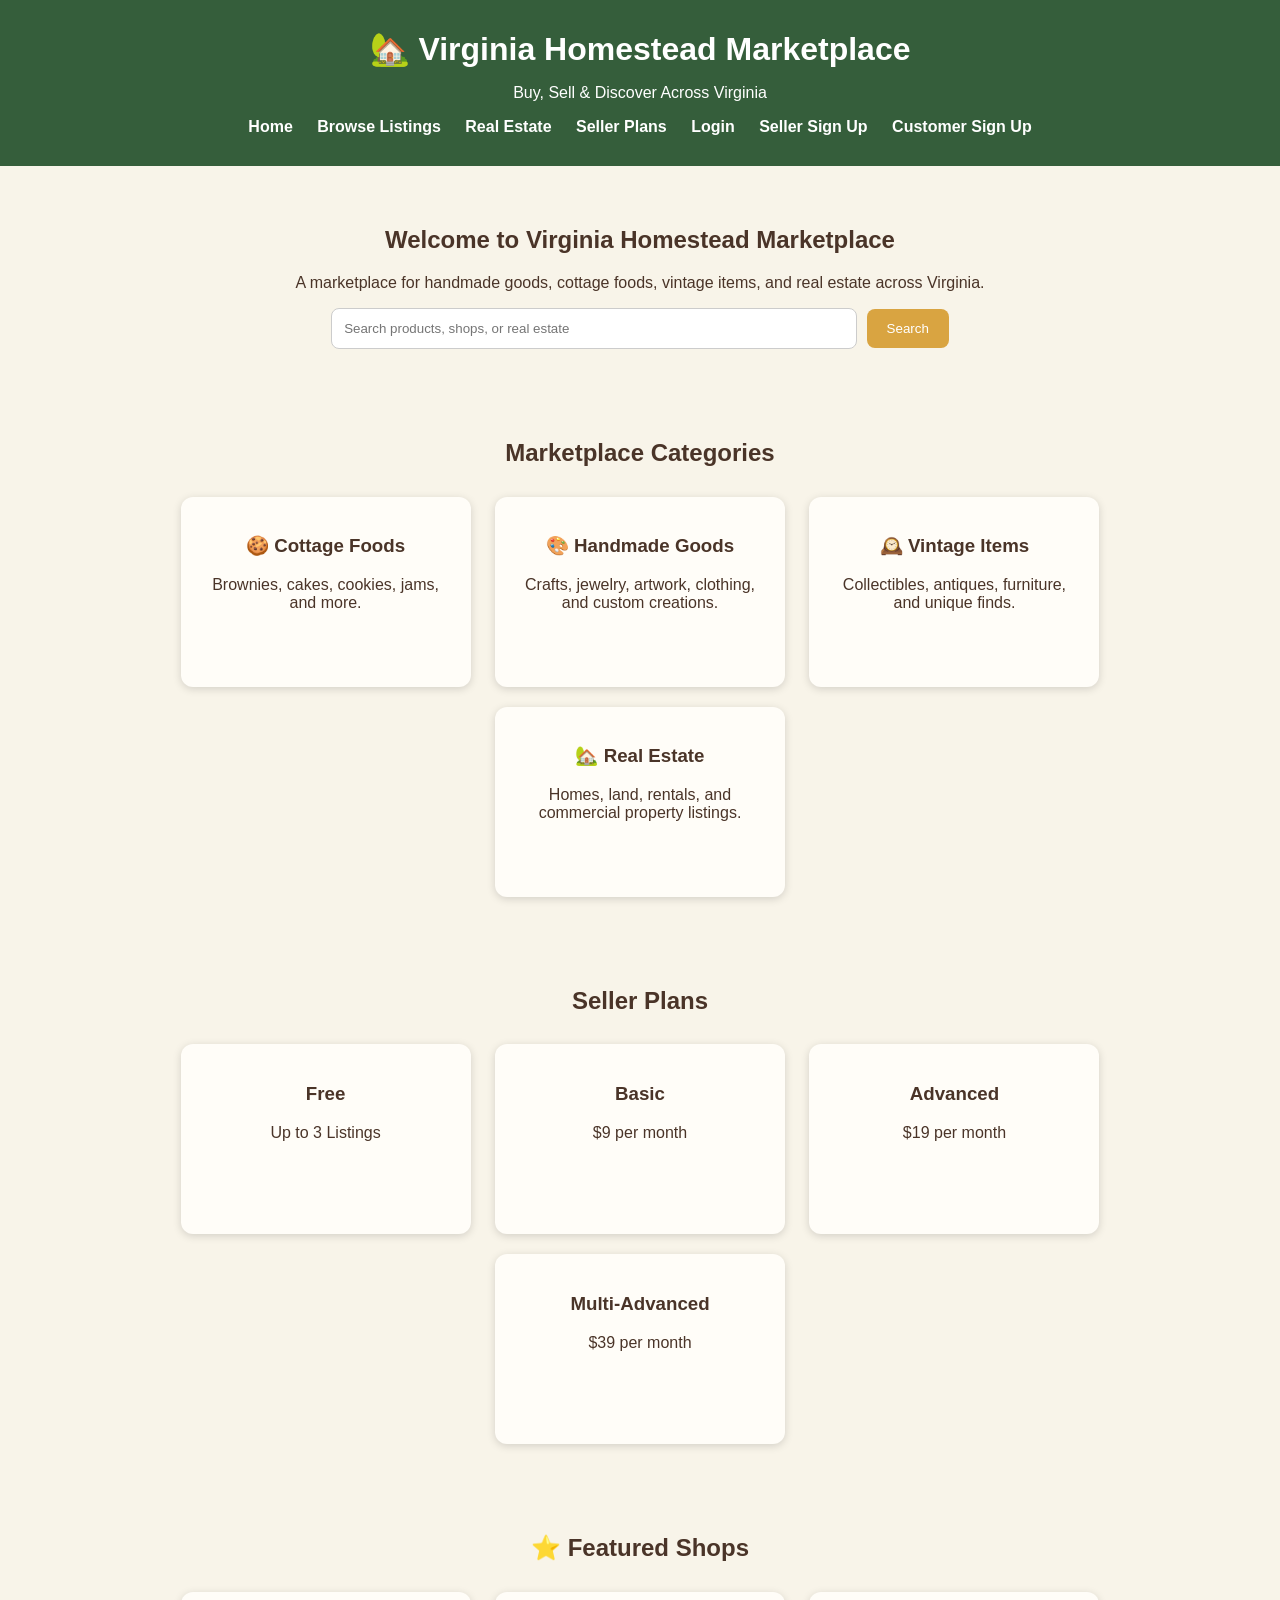
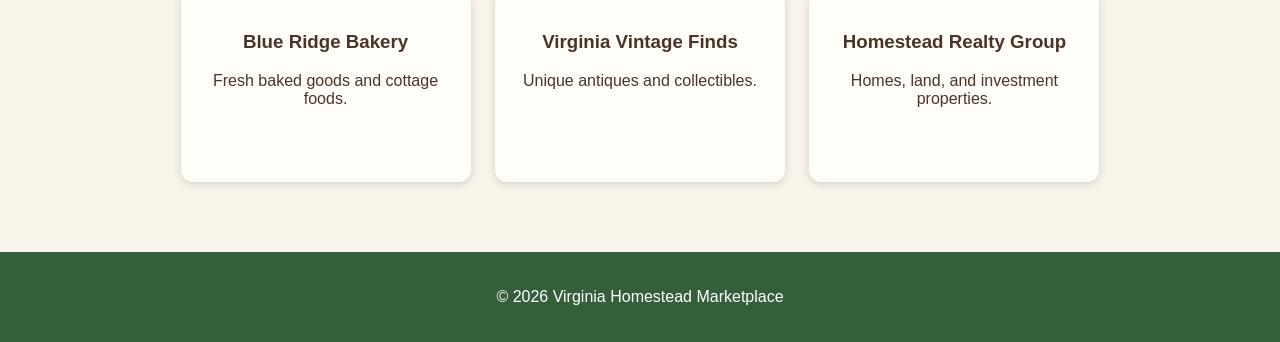
<file: index.html>
<!DOCTYPE html>
<html lang="en">
<head>
  <meta charset="UTF-8">
  <meta name="viewport" content="width=device-width, initial-scale=1.0">
  <title>Virginia Homestead Marketplace</title>
  <link rel="stylesheet" href="style.css">
</head>

<body>

<header>
  <h1>🏡 Virginia Homestead Marketplace</h1>
  <p>Buy, Sell & Discover Across Virginia</p>

  <nav>
    <a href="index.html">Home</a>
    <a href="browse-listings.html">Browse Listings</a>
    <a href="real-estate.html">Real Estate</a>
    <a href="seller-plans.html">Seller Plans</a>
    <a href="login.html">Login</a>
    <a href="seller-signup.html">Seller Sign Up</a>
    <a href="customer-signup.html">Customer Sign Up</a>
  </nav>
</header>

<section class="hero">
  <h2>Welcome to Virginia Homestead Marketplace</h2>

  <p>
    A marketplace for handmade goods, cottage foods, vintage items,
    and real estate across Virginia.
  </p>

  <input type="text" placeholder="Search products, shops, or real estate">
  <button>Search</button>
</section>

<section class="categories">
  <h2>Marketplace Categories</h2>

  <div class="category-card">
    <h3>🍪 Cottage Foods</h3>
    <p>Brownies, cakes, cookies, jams, and more.</p>
  </div>

  <div class="category-card">
    <h3>🎨 Handmade Goods</h3>
    <p>Crafts, jewelry, artwork, clothing, and custom creations.</p>
  </div>

  <div class="category-card">
    <h3>🕰️ Vintage Items</h3>
    <p>Collectibles, antiques, furniture, and unique finds.</p>
  </div>

  <div class="category-card">
    <h3>🏡 Real Estate</h3>
    <p>Homes, land, rentals, and commercial property listings.</p>
  </div>
</section>

<section class="categories">
  <h2>Seller Plans</h2>

  <div class="category-card">
    <h3>Free</h3>
    <p>Up to 3 Listings</p>
  </div>

  <div class="category-card">
    <h3>Basic</h3>
    <p>$9 per month</p>
  </div>

  <div class="category-card">
    <h3>Advanced</h3>
    <p>$19 per month</p>
  </div>

  <div class="category-card">
    <h3>Multi-Advanced</h3>
    <p>$39 per month</p>
  </div>
</section>

<section class="categories">
  <h2>⭐ Featured Shops</h2>

  <div class="category-card">
    <h3>Blue Ridge Bakery</h3>
    <p>Fresh baked goods and cottage foods.</p>
  </div>

  <div class="category-card">
    <h3>Virginia Vintage Finds</h3>
    <p>Unique antiques and collectibles.</p>
  </div>

  <div class="category-card">
    <h3>Homestead Realty Group</h3>
    <p>Homes, land, and investment properties.</p>
  </div>
</section>

<footer>
  <p>© 2026 Virginia Homestead Marketplace</p>
</footer>

</body>
</html>
</file>
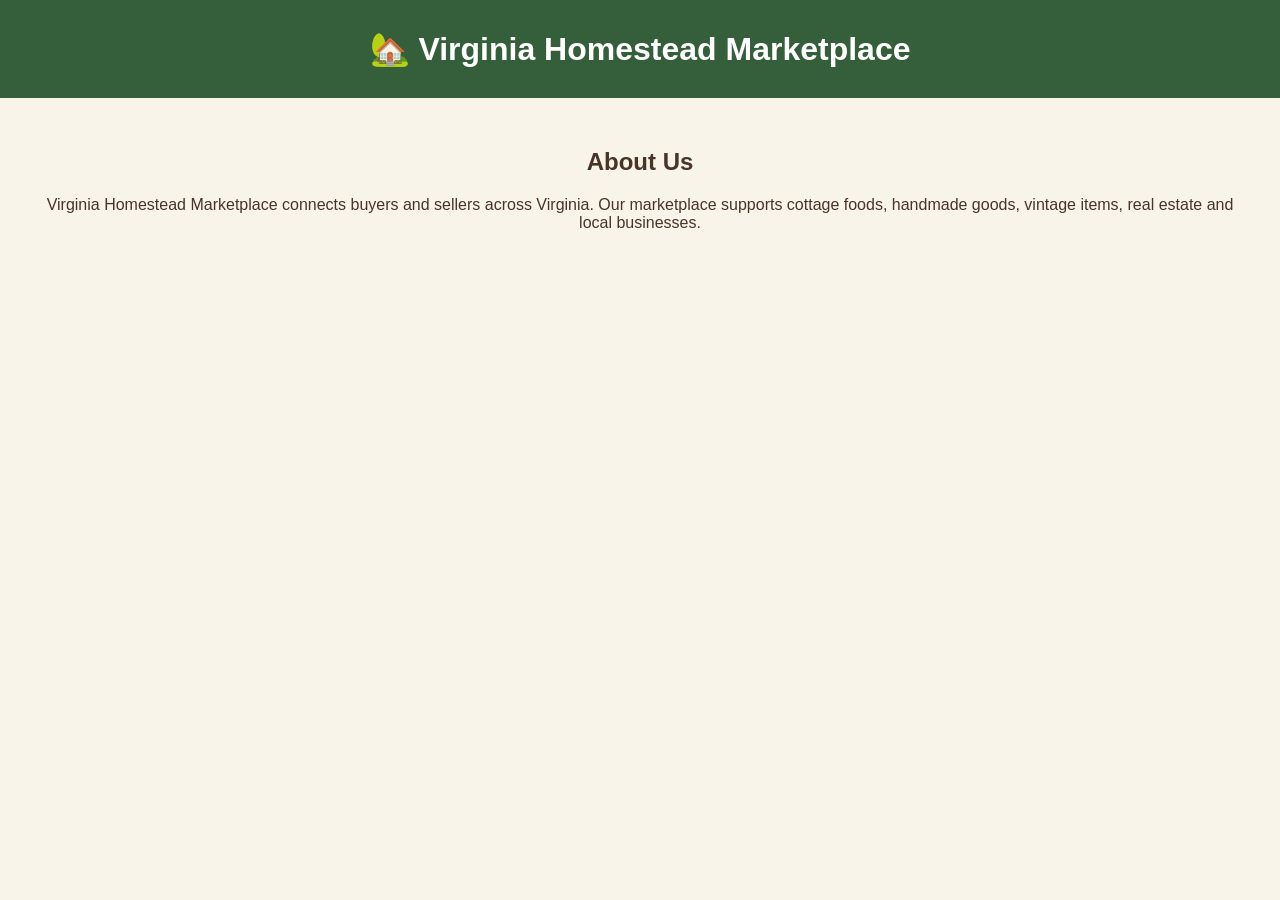
<file: about.html>
<!DOCTYPE html>
<html lang="en">
<head>
<meta charset="UTF-8">
<meta name="viewport" content="width=device-width, initial-scale=1.0">
<title>About Us</title>
<link rel="stylesheet" href="style.css">
</head>
<body>

<header>
<h1>🏡 Virginia Homestead Marketplace</h1>
</header>

<section class="categories">
<h2>About Us</h2>

<p>
Virginia Homestead Marketplace connects buyers and sellers across Virginia.
Our marketplace supports cottage foods, handmade goods, vintage items,
real estate and local businesses.
</p>

</section>

</body>
</html>
</file>
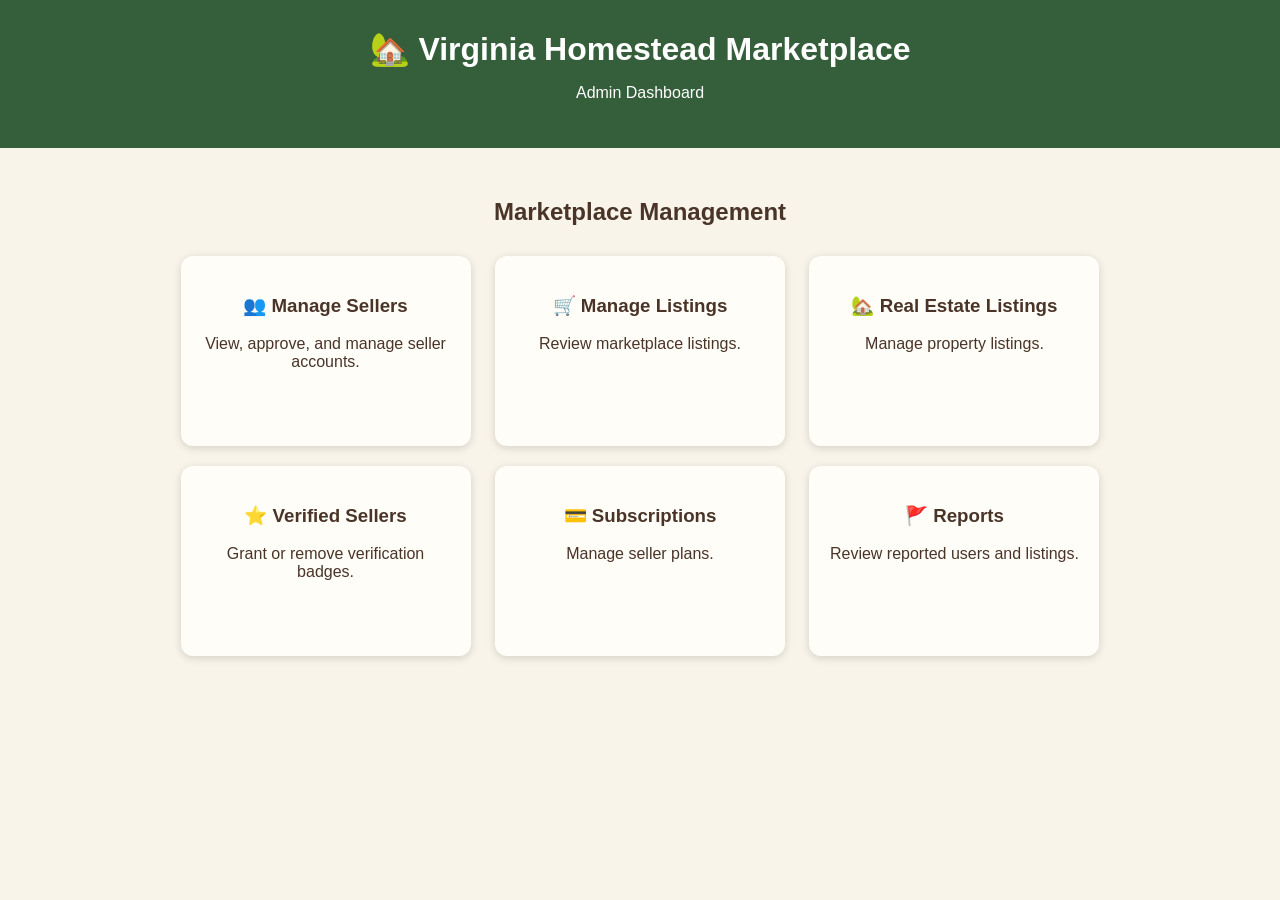
<file: admin-dashboard.html>
<!DOCTYPE html>
<html lang="en">
<head>
  <meta charset="UTF-8">
  <meta name="viewport" content="width=device-width, initial-scale=1.0">
  <title>Admin Dashboard</title>
  <link rel="stylesheet" href="style.css">
</head>
<body>

<header>
  <h1>🏡 Virginia Homestead Marketplace</h1>
  <p>Admin Dashboard</p>
</header>

<section class="categories">
  <h2>Marketplace Management</h2>

  <div class="category-card">
    <h3>👥 Manage Sellers</h3>
    <p>View, approve, and manage seller accounts.</p>
  </div>

  <div class="category-card">
    <h3>🛒 Manage Listings</h3>
    <p>Review marketplace listings.</p>
  </div>

  <div class="category-card">
    <h3>🏡 Real Estate Listings</h3>
    <p>Manage property listings.</p>
  </div>

  <div class="category-card">
    <h3>⭐ Verified Sellers</h3>
    <p>Grant or remove verification badges.</p>
  </div>

  <div class="category-card">
    <h3>💳 Subscriptions</h3>
    <p>Manage seller plans.</p>
  </div>

  <div class="category-card">
    <h3>🚩 Reports</h3>
    <p>Review reported users and listings.</p>
  </div>

</section>

</body>
</html>
</file>
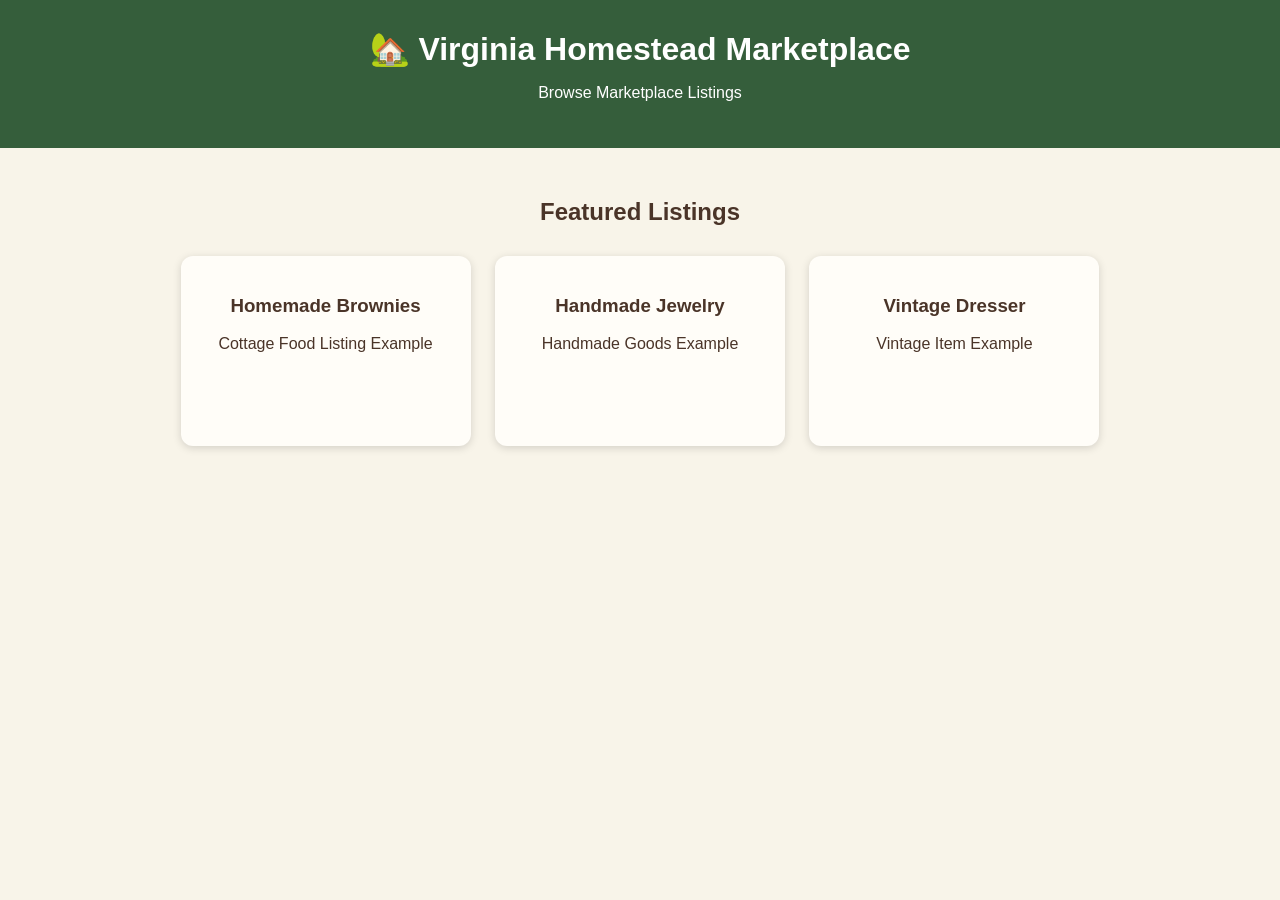
<file: browse-listings.html>
<!DOCTYPE html>
<html lang="en">
<head>
  <meta charset="UTF-8">
  <meta name="viewport" content="width=device-width, initial-scale=1.0">
  <title>Browse Listings</title>
  <link rel="stylesheet" href="style.css">
</head>
<body>

<header>
  <h1>🏡 Virginia Homestead Marketplace</h1>
  <p>Browse Marketplace Listings</p>
</header>

<section class="categories">
  <h2>Featured Listings</h2>

  <div class="category-card">
    <h3>Homemade Brownies</h3>
    <p>Cottage Food Listing Example</p>
  </div>

  <div class="category-card">
    <h3>Handmade Jewelry</h3>
    <p>Handmade Goods Example</p>
  </div>

  <div class="category-card">
    <h3>Vintage Dresser</h3>
    <p>Vintage Item Example</p>
  </div>
</section>

</body>
</html>
</file>
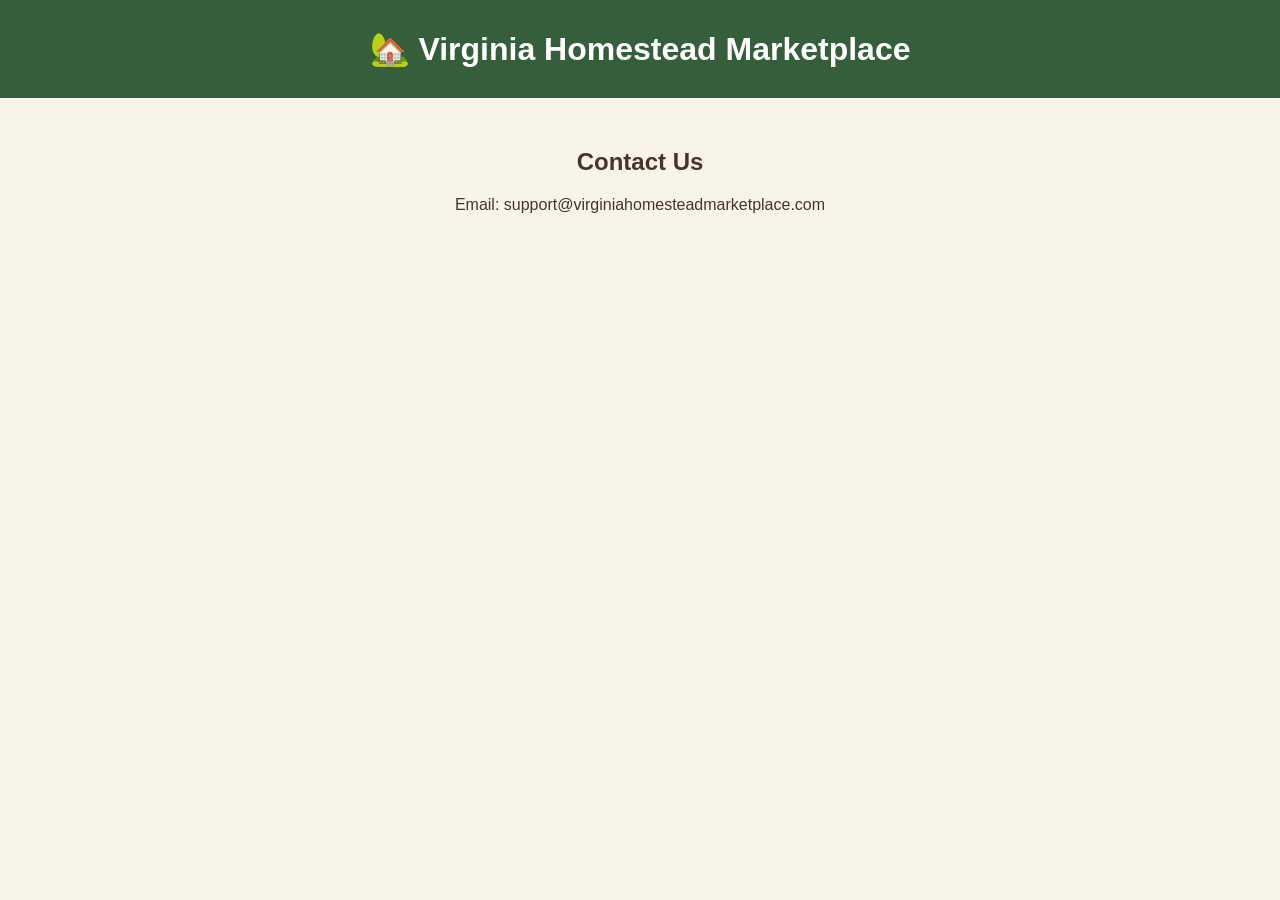
<file: contact.html>
<!DOCTYPE html>
<html lang="en">
<head>
<meta charset="UTF-8">
<meta name="viewport" content="width=device-width, initial-scale=1.0">
<title>Contact</title>
<link rel="stylesheet" href="style.css">
</head>
<body>

<header>
<h1>🏡 Virginia Homestead Marketplace</h1>
</header>

<section class="categories">

<h2>Contact Us</h2>

<p>Email: support@virginiahomesteadmarketplace.com</p>

</section>

</body>
</html>
</file>
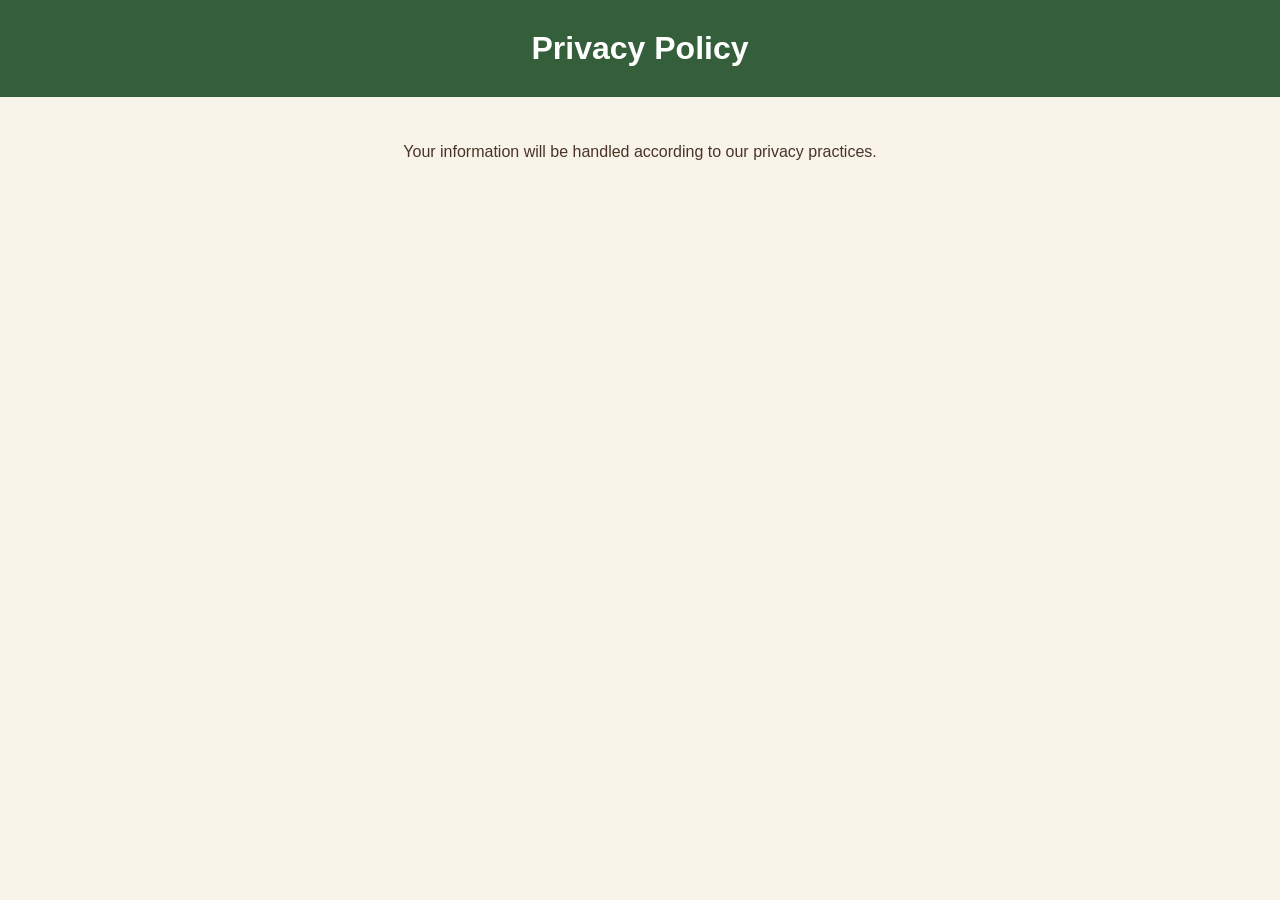
<file: privacy.html>
<!DOCTYPE html>
<html lang="en">
<head>
<meta charset="UTF-8">
<meta name="viewport" content="width=device-width, initial-scale=1.0">
<title>Privacy Policy</title>
<link rel="stylesheet" href="style.css">
</head>
<body>

<header>
<h1>Privacy Policy</h1>
</header>

<section class="categories">
<p>Your information will be handled according to our privacy practices.</p>
</section>

</body>
</html>
</file>
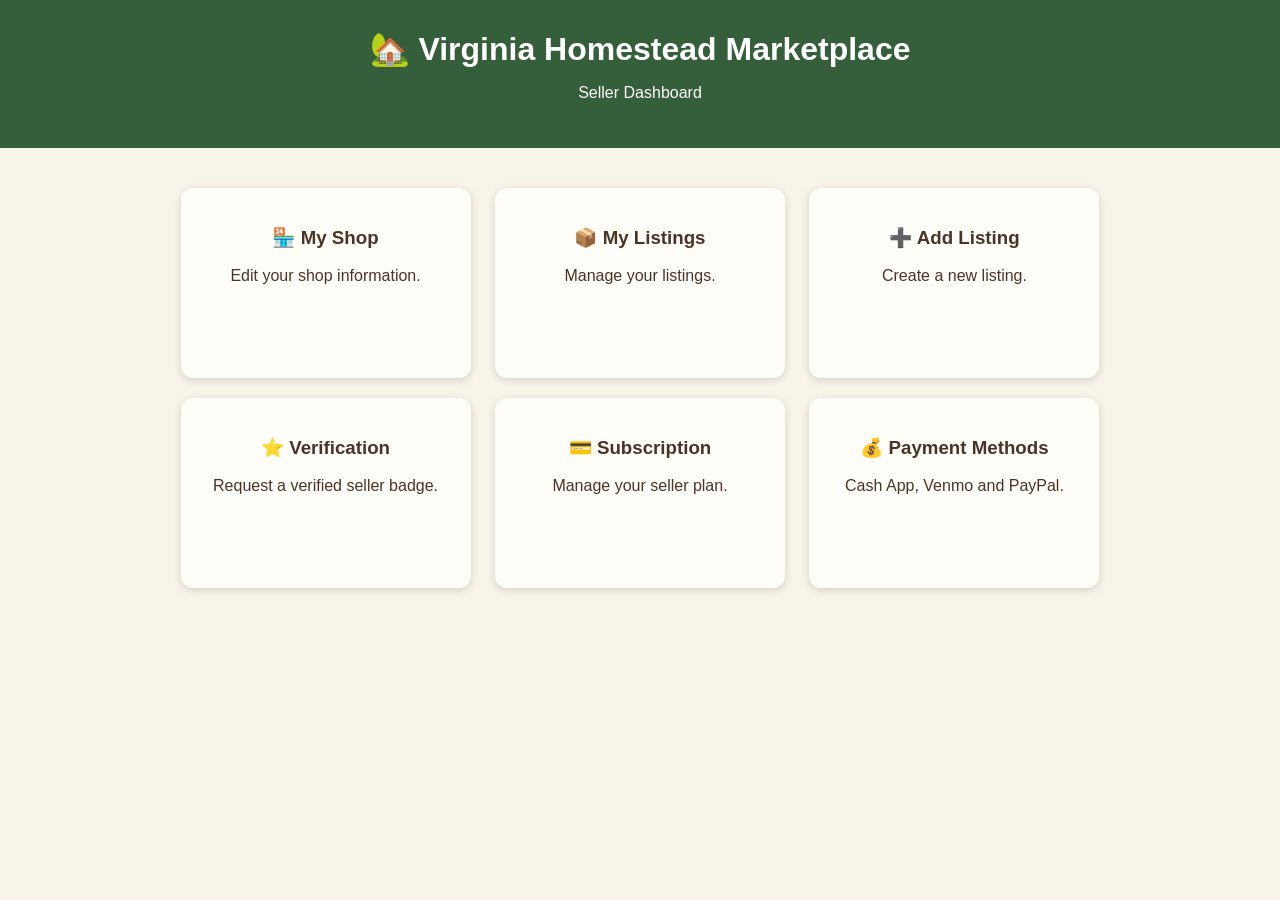
<file: seller-dashboard.html>
<!DOCTYPE html>
<html lang="en">
<head>
<meta charset="UTF-8">
<meta name="viewport" content="width=device-width, initial-scale=1.0">
<title>Seller Dashboard</title>
<link rel="stylesheet" href="style.css">
</head>
<body>

<header>
<h1>🏡 Virginia Homestead Marketplace</h1>
<p>Seller Dashboard</p>
</header>

<section class="categories">

<div class="category-card">
<h3>🏪 My Shop</h3>
<p>Edit your shop information.</p>
</div>

<div class="category-card">
<h3>📦 My Listings</h3>
<p>Manage your listings.</p>
</div>

<div class="category-card">
<h3>➕ Add Listing</h3>
<p>Create a new listing.</p>
</div>

<div class="category-card">
<h3>⭐ Verification</h3>
<p>Request a verified seller badge.</p>
</div>

<div class="category-card">
<h3>💳 Subscription</h3>
<p>Manage your seller plan.</p>
</div>

<div class="category-card">
<h3>💰 Payment Methods</h3>
<p>Cash App, Venmo and PayPal.</p>
</div>

</section>

</body>
</html>
</file>
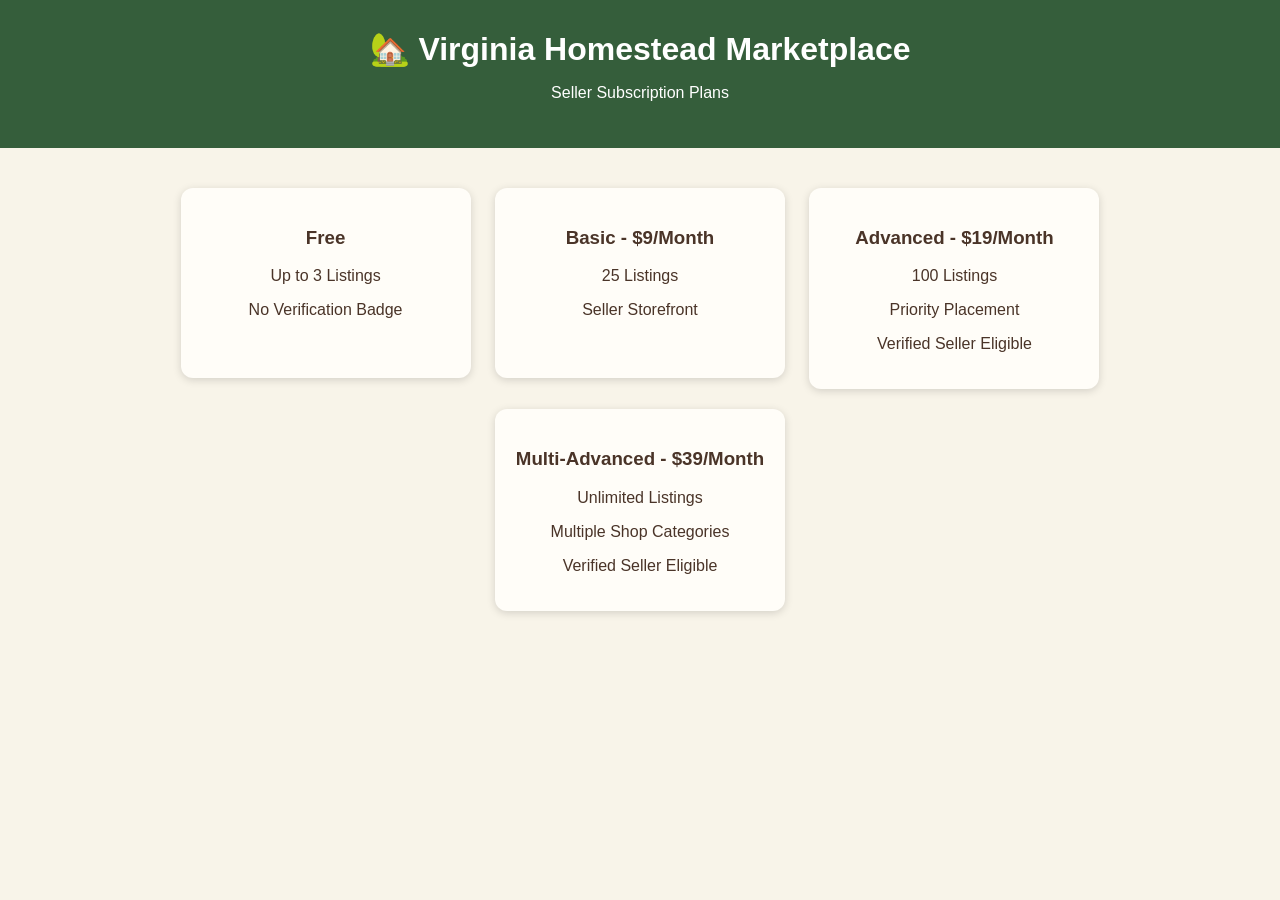
<file: seller-plans.html>
<!DOCTYPE html>
<html lang="en">
<head>
  <meta charset="UTF-8">
  <meta name="viewport" content="width=device-width, initial-scale=1.0">
  <title>Seller Plans</title>
  <link rel="stylesheet" href="style.css">
</head>
<body>

<header>
  <h1>🏡 Virginia Homestead Marketplace</h1>
  <p>Seller Subscription Plans</p>
</header>

<section class="categories">

  <div class="category-card">
    <h3>Free</h3>
    <p>Up to 3 Listings</p>
    <p>No Verification Badge</p>
  </div>

  <div class="category-card">
    <h3>Basic - $9/Month</h3>
    <p>25 Listings</p>
    <p>Seller Storefront</p>
  </div>

  <div class="category-card">
    <h3>Advanced - $19/Month</h3>
    <p>100 Listings</p>
    <p>Priority Placement</p>
    <p>Verified Seller Eligible</p>
  </div>

  <div class="category-card">
    <h3>Multi-Advanced - $39/Month</h3>
    <p>Unlimited Listings</p>
    <p>Multiple Shop Categories</p>
    <p>Verified Seller Eligible</p>
  </div>

</section>

</body>
</html>
</file>
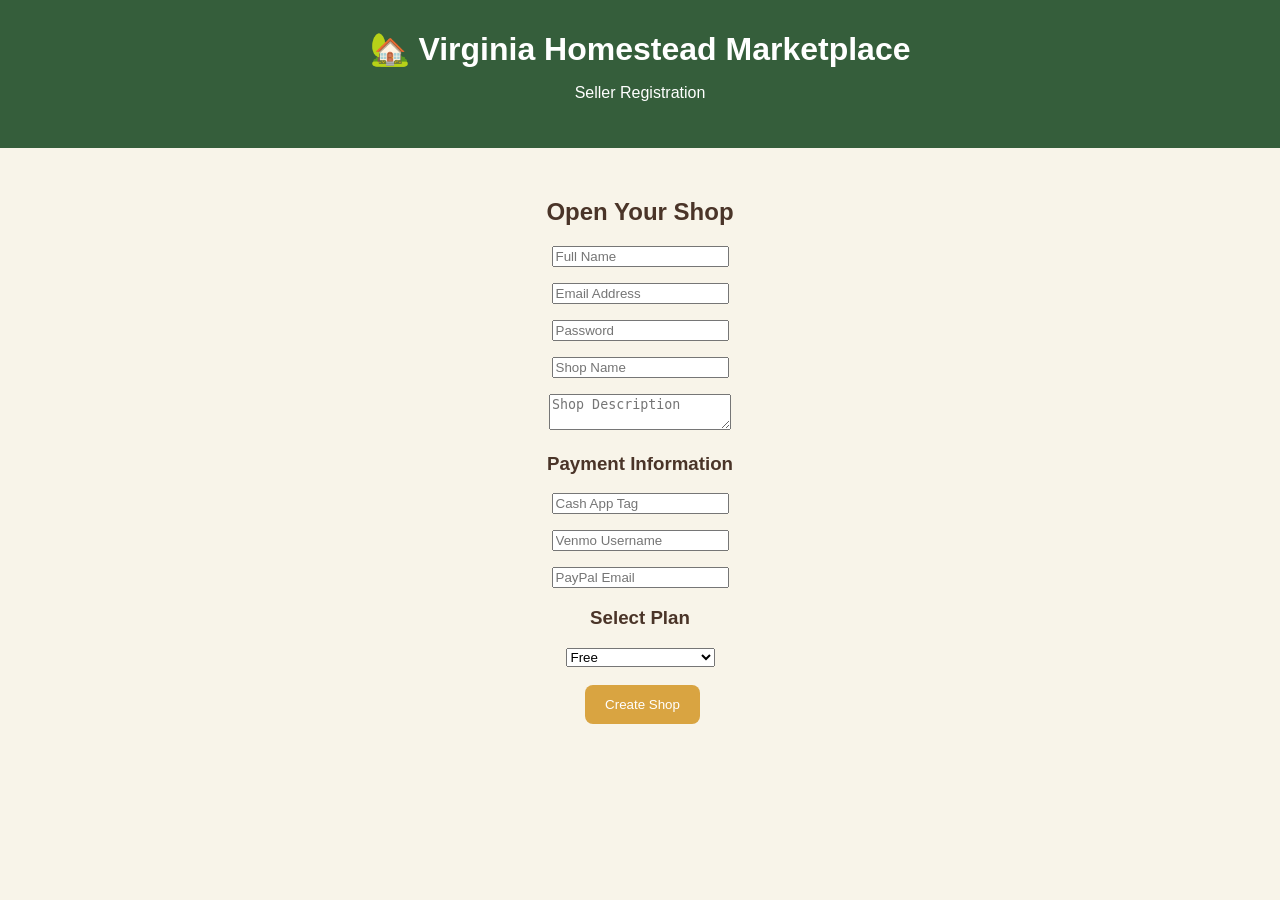
<file: seller-signup.html>
<!DOCTYPE html>
<html lang="en">
<head>
  <meta charset="UTF-8">
  <meta name="viewport" content="width=device-width, initial-scale=1.0">
  <title>Seller Sign Up</title>
  <link rel="stylesheet" href="style.css">
</head>

<body>

<header>
  <h1>🏡 Virginia Homestead Marketplace</h1>
  <p>Seller Registration</p>
</header>

<section class="categories">
  <h2>Open Your Shop</h2>

  <form>
    <p>
      <input type="text" placeholder="Full Name">
    </p>

    <p>
      <input type="email" placeholder="Email Address">
    </p>

    <p>
      <input type="password" placeholder="Password">
    </p>

    <p>
      <input type="text" placeholder="Shop Name">
    </p>

    <p>
      <textarea placeholder="Shop Description"></textarea>
    </p>

    <h3>Payment Information</h3>

    <p>
      <input type="text" placeholder="Cash App Tag">
    </p>

    <p>
      <input type="text" placeholder="Venmo Username">
    </p>

    <p>
      <input type="email" placeholder="PayPal Email">
    </p>

    <h3>Select Plan</h3>

    <select>
      <option>Free</option>
      <option>Basic ($9)</option>
      <option>Advanced ($19)</option>
      <option>Multi-Advanced ($39)</option>
    </select>

    <br><br>

    <button type="submit">Create Shop</button>

  </form>
</section>

</body>
</html>
</file>
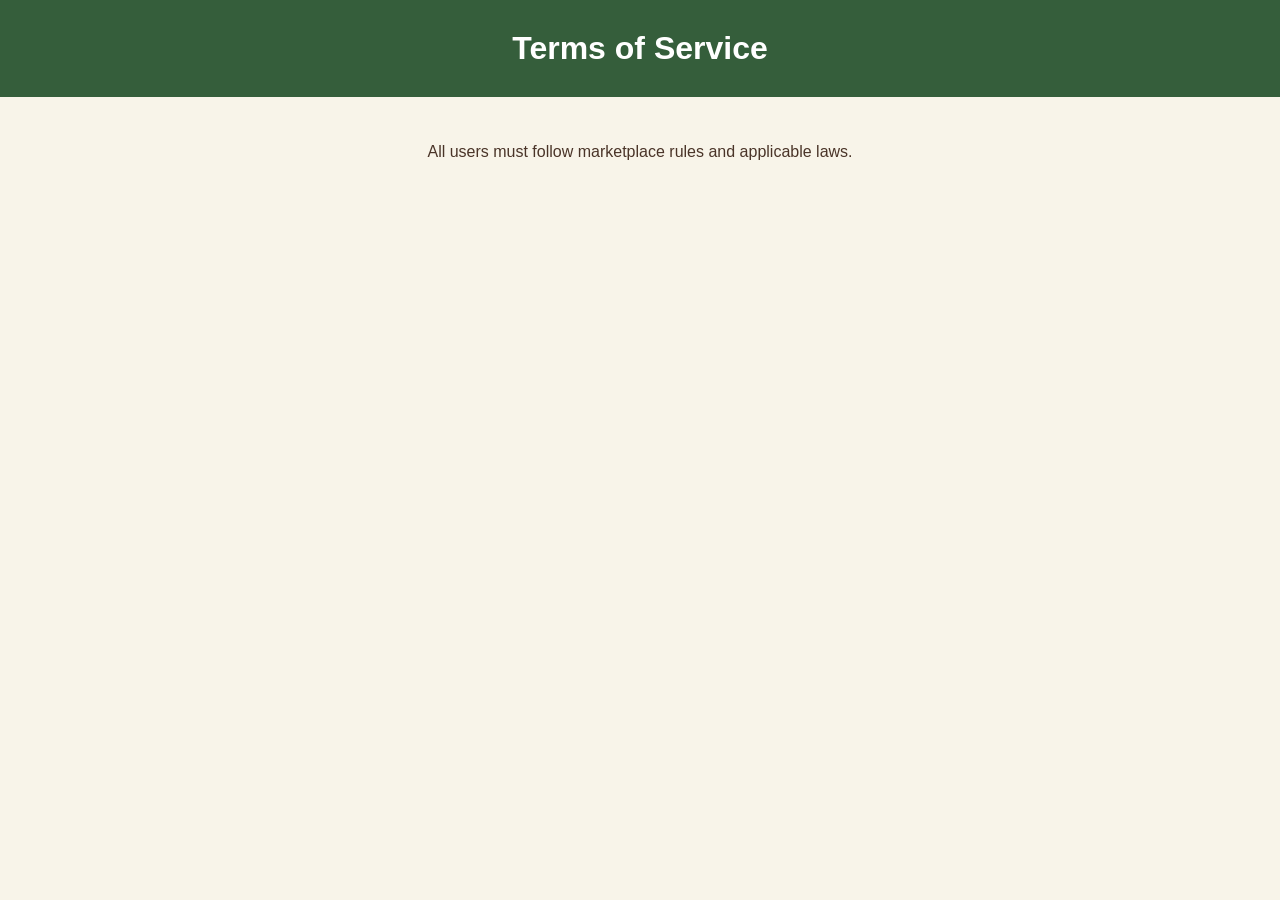
<file: terms.html>
<!DOCTYPE html>
<html lang="en">
<head>
<meta charset="UTF-8">
<meta name="viewport" content="width=device-width, initial-scale=1.0">
<title>Terms of Service</title>
<link rel="stylesheet" href="style.css">
</head>
<body>

<header>
<h1>Terms of Service</h1>
</header>

<section class="categories">
<p>All users must follow marketplace rules and applicable laws.</p>
</section>

</body>
</html>
</file>
<file: style.css>
body {
  font-family: Arial, sans-serif;
  background-color: #F8F4E9;
  color: #4A3428;
  margin: 0;
  padding: 0;
}

header {
  background-color: #355E3B;
  color: white;
  text-align: center;
  padding: 30px;
}

h1 {
  margin: 0;
}

.hero {
  text-align: center;
  padding: 40px 20px;
}

.hero input {
  width: 60%;
  max-width: 500px;
  padding: 12px;
  border: 1px solid #ccc;
  border-radius: 8px;
}

button {
  background-color: #D9A441;
  color: white;
  border: none;
  padding: 12px 20px;
  border-radius: 8px;
  cursor: pointer;
  margin-left: 5px;
}

button:hover {
  opacity: 0.9;
}

.categories {
  text-align: center;
  padding: 30px;
}

.category-card {
  background-color: #FFFDF8;
  width: 250px;
  min-height: 150px;
  padding: 20px;
  margin: 10px;
  border-radius: 12px;
  display: inline-block;
  vertical-align: top;
  box-shadow: 0 2px 8px rgba(0,0,0,.15);
}

.category-card:hover {
  transform: translateY(-3px);
}

footer {
  background-color: #355E3B;
  color: white;
  text-align: center;
  padding: 20px;
  margin-top: 30px;
}
nav {
  margin-top: 15px;
}

nav a {
  color: white;
  text-decoration: none;
  margin: 0 10px;
  font-weight: bold;
}

nav a:hover {
  text-decoration: underline;
}
</file>
